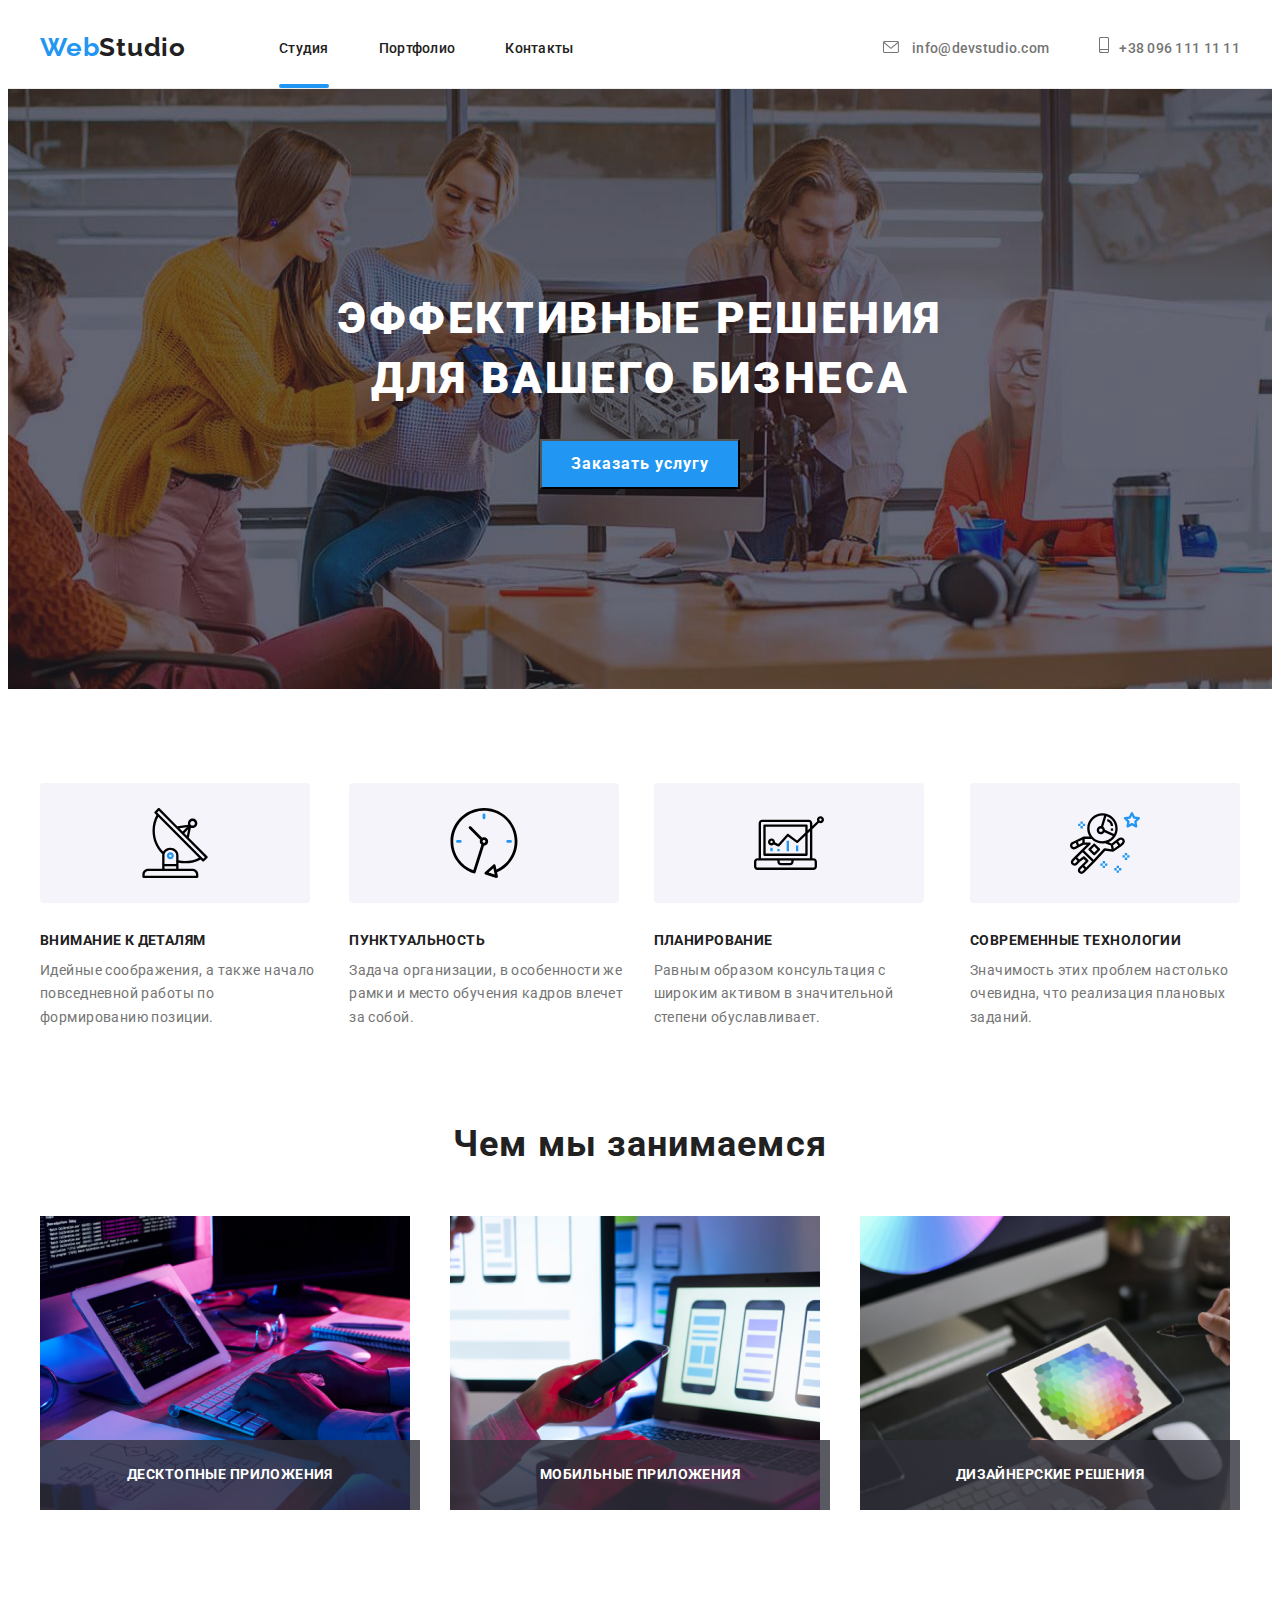
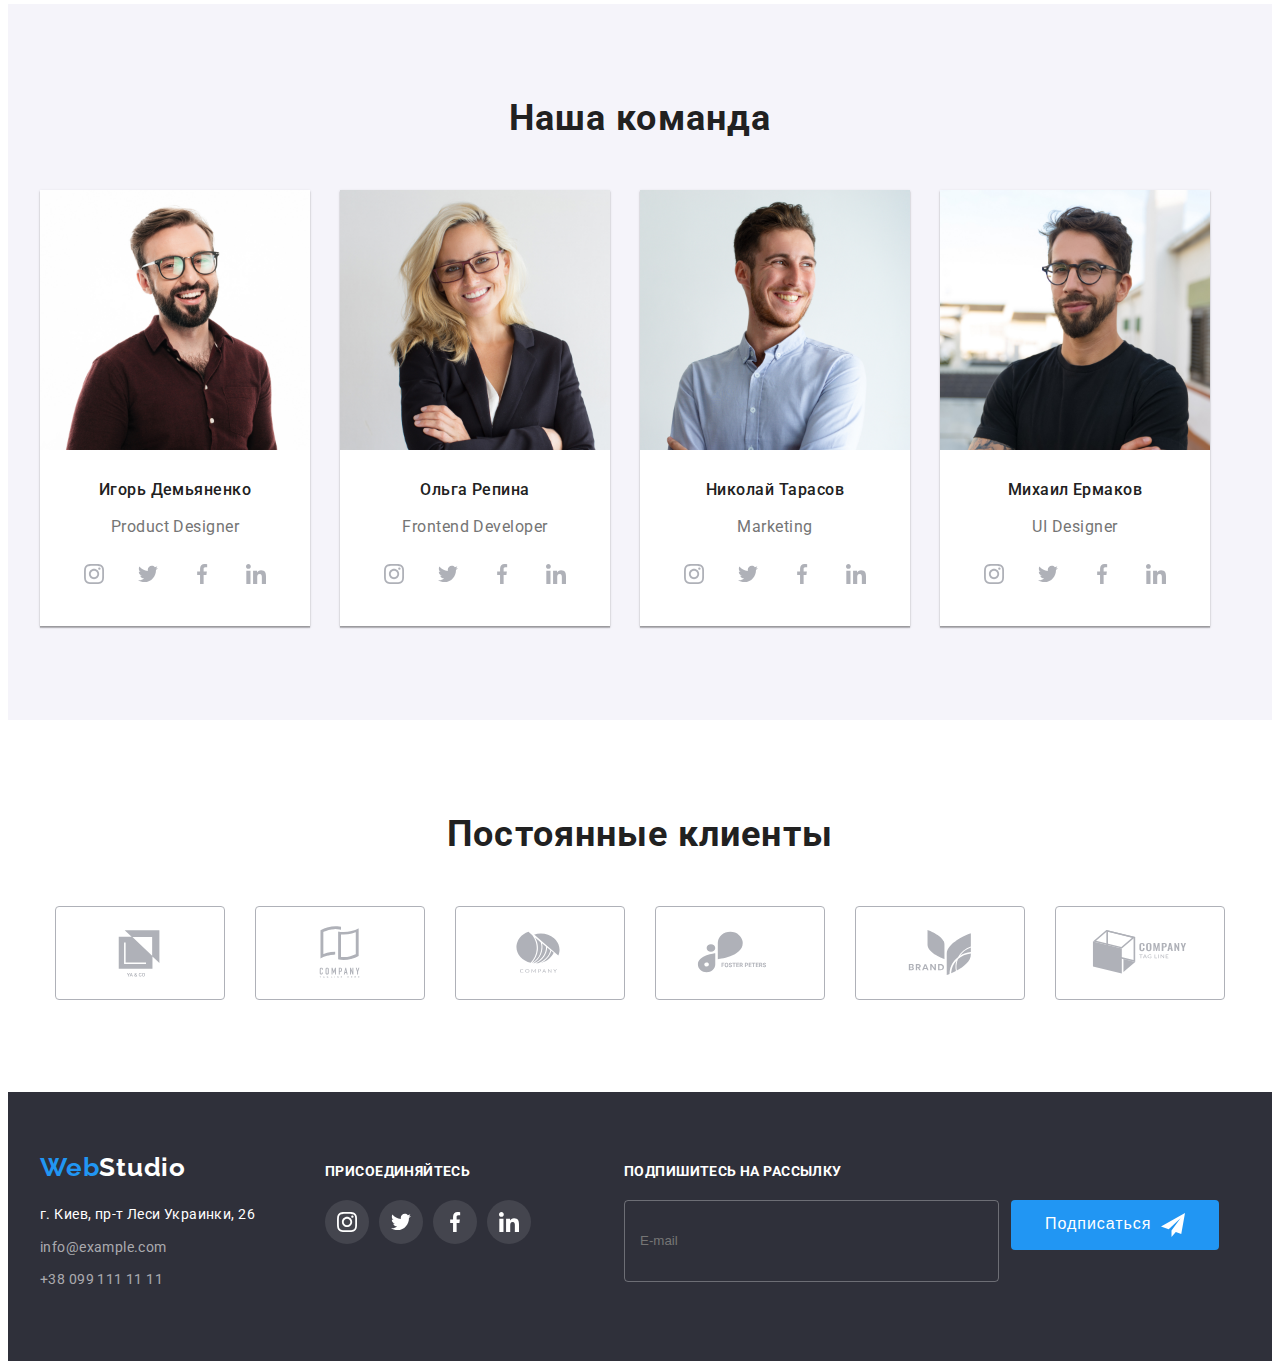
<file: index.html>
<!DOCTYPE html>
<html lang="en">
<head>
    <meta charset="UTF-8">
    <meta http-equiv="X-UA-Compatible" content="IE=edge">
    <meta name="viewport" content="width=device-width, initial-scale=1.0">
    <title>Document</title>
    <link rel="preconnect" href="https://fonts.googleapis.com">
    <link rel="preconnect" href="https://fonts.gstatic.com" crossorigin>
    <link href="https://fonts.googleapis.com/css2?family=Raleway:wght@700&family=Roboto:wght@400;500;700;900&display=swap" rel="stylesheet">
    <link rel="stylesheet" href="https://cdnjs.cloudflare.com/ajax/libs/modern-normalize/1.1.0/modern-normalize.min.css" integrity="sha512-wpPYUAdjBVSE4KJnH1VR1HeZfpl1ub8YT/NKx4PuQ5NmX2tKuGu6U/JRp5y+Y8XG2tV+wKQpNHVUX03MfMFn9Q==" crossorigin="anonymous" referrerpolicy="no-referrer" />
    <link rel="stylesheet" href="./css/style.css">
</head>
<body>
    <!--Шапка-->
    <header class="header">
        <div class="container header-container">
        <nav class="header-nav">
            <a href="./index.html" class="logo header-logo link">
               <span class="web">Web</span>Studio</a> 
            <ul class="list menu-list">
                <li class="menu-item"><a class="menu-link link current" href="">Студия</a></li>
                <li class="menu-item"><a class="menu-link link" href="./portfolio.html">Портфолио</a></li>
                <li class="menu-item"><a class="menu-link link" href="">Контакты</a></li>
            </ul>
        </nav>
            <ul class="list menu-list header-connect">
                <li class="menu-item">
                    <a class="header-site link" href="info@devstudio.com">
                        <svg class="contact-icon" width="16" height="12">
                            <use href="./images/sprite.svg#icon-envelopehover"></use>
                        </svg> info@devstudio.com
                    </a>
                </li>
                <li class="menu-item">
                    <a class="header-tel link" href="tel:+380961111111">
                        <svg class="contact-icon" width="10" height="16">
                            <use href="./images/sprite.svg#icon-smartphone"></use>
                        </svg>+38 096 111 11 11
                    </a>
                </li>
            </ul>   
        </div>
    </header>
    <main>
    <!--Заголовок-->
        <section class="hero">
        <div class="container">
            <h1 class="hero-title">Эффективные решения <br> для вашего бизнеса</h1>
            <button class="button hero-btn" data-modal-open type="button">Заказать услугу</button>
        </div>
        </section>
    <!--Описание чем занимаемся-->
    <section class="about">
        <div class="container">
        <ul class="about-list list">
            <li class="about-item">
                <div class="about-icon">
                    <svg class="about-icons" width="70" height="70">
                        <use
                            href="./images/sprite.svg#icon-antenna">
                        </use>
                    </svg>
                    </div>
                <h3 class="third-title">Внимание к деталям</h3>
                <p class="about-text">Идейные соображения, а также начало повседневной работы по формированию позиции.</p>
            </li>
            <li class="about-item">
                <div class="about-icon">
                    <svg class="about-icons" width="70" height="70">
                        <use
                            href="./images/sprite.svg#icon-clock">
                        </use>
                    </svg>
                    </div>
                <h3 class="third-title">Пунктуальность</h3>
                <p class="about-text">Задача организации, в особенности же рамки и место обучения кадров влечет за собой.</p>
            </li>
            <li class="about-item">
                <div class="about-icon">
                    <svg class="about-icons" width="70" height="70">
                        <use
                            href="./images/sprite.svg#icon-diagram">
                        </use>
                    </svg>
                    </div>
                <h3 class="third-title">Планирование</h3>
                <p class="about-text">Равным образом консультация с широким активом в значительной степени обуславливает.</p>
            </li>
            <li class="about-item">
                <div class="about-icon">
                    <svg class="about-icons" width="70" height="70">
                        <use
                            href="./images/sprite.svg#icon-astronaut">
                        </use>
                    </svg>
                    </div>
                <h3 class="third-title">Современные технологии</h3>
                <p class="about-text">Значимость этих проблем настолько очевидна, что реализация плановых заданий.</p>
            </li>
        </ul>
        </div>
    </section>
    <!--Фото чем занимаемся-->
    <section class="work-foto list">
        <div class="container">
        <h2 class="title">Чем мы занимаемся</h2>
        <ul class="title-list list">
            <li class="title-item">
                <div class="title-text-wrap">
                <img src="./images/img.png" alt="верстка" width="370"/>
                    <p class="title-text">Десктопные приложения</p>
                </div>
            </li>
            <li class="title-item">
                <div class="title-text-wrap">
                <img src="./images/img-1.png" alt="Телефон" width="370"/>
                    <p class="title-text">Мобильные приложения</p>
             </div>
            </li>
            <li class="title-item">
                <div class="title-text-wrap">
                <img src="./images/img-2.png" alt="Палітра" width="370"/>
                    <p class="title-text">Дизайнерские решения</p>
                </div>
            </li>
        </ul>
        </div>
    </section>
    <!--Наша команда-->
    <section class="section-command list">
        <div class="container">
        <h2 class="title-command">Наша команда</h2>
        <ul class="title-list-command list">
            <li class="command-item">
                <img src="./images/foto-Igor.jpg" alt="Igor" width="270"/>
                <div class="command-item-desciption">
                <h3 class="name">Игорь Демьяненко</h3>
                <p class="speciality">Product Designer</p>
                <ul class="command-social list social-list">
                    <li class="social-item">
                        <a href="" class="social-link">
                            <svg class="social-icon" width="20" height="20">
                                <use
                                    href="./images/sprite.svg#icon-instagram">
                                </use>
                            </svg>
                        </a>
                    </li>
                    <li class="social-item">
                        <a href="" class="social-link">
                            <svg class="social-icon" width="20" height="20">
                                <use
                                    href="./images/sprite.svg#icon-twitter">
                                </use>
                            </svg>
                        </a>
                    </li>
                    <li class="social-item">
                        <a href="" class="social-link">
                            <svg class="social-icon" width="20" height="20">
                                <use
                                    href="./images/sprite.svg#icon-facebook">
                                </use>
                            </svg>
                        </a>
                    </li>
                    <li class="social-item">
                        <a href="" class="social-link">
                            <svg class="social-icon" width="20" height="20">
                                <use
                                    href="./images/sprite.svg#icon-linkedin">
                                </use>
                            </svg>
                        </a>
                    </li>
                </ul>
                </div>
            </li>
            <li class="command-item">
                <img src="./images/foto-Olga.jpg" alt="Olga" width="270"/>
                <div class="command-item-desciption">
                <h3 class="name">Ольга Репина</h3>
                <p class="speciality">Frontend Developer</p>
                <ul class="command-social list social-list">
                    <li class="social-item">
                        <a href="" class="social-link">
                            <svg class="social-icon" width="20" height="20">
                                <use
                                    href="./images/sprite.svg#icon-instagram">
                                </use>
                            </svg>
                        </a>
                    </li>
                    <li class="social-item">
                        <a href="" class="social-link">
                            <svg class="social-icon" width="20" height="20">
                                <use
                                    href="./images/sprite.svg#icon-twitter">
                                </use>
                            </svg>
                        </a>
                    </li>
                    <li class="social-item">
                        <a href="" class="social-link">
                            <svg class="social-icon" width="20" height="20">
                                <use
                                    href="./images/sprite.svg#icon-facebook">
                                </use>
                            </svg>
                        </a>
                    </li>
                    <li class="social-item">
                        <a href="" class="social-link">
                            <svg class="social-icon" width="20" height="20">
                                <use
                                    href="./images/sprite.svg#icon-linkedin">
                                </use>
                            </svg>
                        </a>
                    </li>
                </ul>
                </div>
            </li>
            <li class="command-item">
                <img src="./images/foto-Nikolai.jpg" alt="Nikolai" width="270"/>
                <div class="command-item-desciption">
                <h3 class="name">Николай Тарасов</h3>
                <p class="speciality">Marketing</p>
                <ul class="command-social list social-list">
                    <li class="social-item">
                        <a href="" class="social-link">
                            <svg class="social-icon" width="20" height="20">
                                <use
                                    href="./images/sprite.svg#icon-instagram">
                                </use>
                            </svg>
                        </a>
                    </li>
                    <li class="social-item">
                        <a href="" class="social-link">
                            <svg class="social-icon" width="20" height="20">
                                <use
                                    href="./images/sprite.svg#icon-twitter">
                                </use>
                            </svg>
                        </a>
                    </li>
                    <li class="social-item">
                        <a href="" class="social-link">
                            <svg class="social-icon" width="20" height="20">
                                <use
                                    href="./images/sprite.svg#icon-facebook">
                                </use>
                            </svg>
                        </a>
                    </li>
                    <li class="social-item">
                        <a href="" class="social-link">
                            <svg class="social-icon" width="20" height="20">
                                <use
                                    href="./images/sprite.svg#icon-linkedin">
                                </use>
                            </svg>
                        </a>
                    </li>
                </ul>
                </div>
            </li>
            <li class="command-item">
                <img src="./images/foto-Mikhail.jpg" alt="Mikhail" width="270"/>
                <div class="command-item-desciption">
                <h3 class="name">Михаил Ермаков</h3>
                <p class="speciality">UI Designer</p>
                <ul class="command-social list social-list">
                    <li class="social-item">
                        <a href="" class="social-link">
                            <svg class="social-icon" width="20" height="20">
                                <use
                                    href="./images/sprite.svg#icon-instagram">
                                </use>
                            </svg>
                        </a>
                    </li>
                    <li class="social-item">
                        <a href="" class="social-link">
                            <svg class="social-icon" width="20" height="20">
                                <use
                                    href="./images/sprite.svg#icon-twitter">
                                </use>
                            </svg>
                        </a>
                    </li>
                    <li class="social-item">
                        <a href="" class="social-link">
                            <svg class="social-icon" width="20" height="20">
                                <use
                                    href="./images/sprite.svg#icon-facebook">
                                </use>
                            </svg>
                        </a>
                    </li>
                    <li class="social-item">
                        <a href="" class="social-link">
                            <svg class="social-icon" width="20" height="20">
                                <use
                                    href="./images/sprite.svg#icon-linkedin">
                                </use>
                            </svg>
                        </a>
                    </li>
                </ul>
                </div>
            </li>
        </ul>
        </div>
    </section>
    <!--Наши клиенты-->
    <section class="clients">
        <div class="container">
            <h2 class="title-clients">Постоянные клиенты</h2>
            <div class="clients-about">
            <ul class="clients-list list">
                <li class="clients-item">
                    <a href="" class="clients-link">
                        <svg class="clients-icon" width="106" height="60">
                            <use href="./images/sprite.svg#icon-logo"></use>
                        </svg>
                    </a>
                </li>
            </ul>
            <ul class="clients-list list">
                <li class="clients-item">
                    <a href="" class="clients-link">
                        <svg class="clients-icon" width="106" height="60">
                            <use href="./images/sprite.svg#icon-logo1"></use>
                        </svg>
                    </a>
                </li>
            </ul>
            <ul class="clients-list list">
                <li class="clients-item">
                    <a href="" class="clients-link">
                        <svg class="clients-icon" width="106" height="60">
                            <use href="./images/sprite.svg#icon-logo2"></use>
                        </svg>
                    </a>
                </li>
            </ul>
            <ul class="clients-list list">
                <li class="clients-item">
                    <a href="" class="clients-link">
                        <svg class="clients-icon" width="106" height="60">
                            <use href="./images/sprite.svg#icon-logo3"></use>
                        </svg>
                    </a>
                </li>
            </ul>
            <ul class="clients-list list">
                <li class="clients-item">
                    <a href="" class="clients-link">
                        <svg class="clients-icon" width="106" height="60">
                            <use href="./images/sprite.svg#icon-logo4"></use>
                        </svg>
                    </a>
                </li>
            </ul>
            <ul class="clients-list list">
                <li class="clients-item">
                    <a href="" class="clients-link">
                        <svg class="clients-icon" width="106" height="60">
                            <use href="./images/sprite.svg#icon-logo5"></use>
                        </svg>
                    </a>
                </li>
            </ul>   
        </div>
    </section>
    </main> 
    <footer class="footer-class">
<div class="container">
    <div class="footer-container">
        <div class="footer-left">
        <a href="./index.html" class="logo logo-footer link">
        <span class="web">Web</span>Studio</a> 
        <address class="footer-address">г. Киев, пр-т Леси Украинки, 26</address>
        <ul class="footer-list list">
            <li class="footer-item"> <a class="footer-header-site link" href="info@example.com">info@example.com</a></li>
            <li class="footer-item"> <a class="footer-header-tel link" href=" +380991111111"> +38 099 111 11 11</a></li>
        </ul>
        </div>
        <div class="footer-right">
            <h2 class="title-footer-right">присоединяйтесь</h2>
            <ul class="command-social list footer-social-list">
                <li class="footer-social-item">
                    <a href="" class="footer-social-link">
                        <svg class="-footer-social-icon" width="20" height="20">
                            <use
                                href="./images/sprite.svg#icon-instagram-footer">
                            </use>
                        </svg>
                    </a>
                </li>
                <li class="footer-social-item">
                    <a href="" class="footer-social-link">
                        <svg class="footer-social-icon" width="20" height="20">
                            <use
                                href="./images/sprite.svg#icon-twitter-footer">
                            </use>
                        </svg>
                    </a>
                </li>
                <li class="footer-social-item">
                    <a href="" class="footer-social-link">
                        <svg class="footer-social-icon" width="20" height="20">
                            <use
                                href="./images/sprite.svg#icon-facebook-footer">
                            </use>
                        </svg>
                    </a>
                </li>
                <li class="footer-social-item">
                    <a href="" class="footer-social-link">
                        <svg class="footer-social-icon" width="20" height="20">
                            <use
                                href="./images/sprite.svg#icon-linkedin-footer">
                            </use>
                        </svg>
                    </a>
                </li>
            </ul>
        </div>
       
    <div class="subscribe-footer">
        <h2 class="subscribe-tittle">Подпишитесь на рассылку</h2>
        <div class="subscribe-footer-block">
            <form class="subscribe-form" name="e-mail">
            
                <label class="subscribe-label" for="e-mail">
                    <input class="subscribe-input" type="e-mail" name="e-mail" placeholder="E-mail">
                </label>
            
            </form>
            <button type="submit" class="subscribe-button">Подписаться
                <svg class="subscribe-icon" width="24" height="24">
                    <use href="./images/sprite.svg#icon-icon-send"></use>
                </svg>
            </button>
        </div>
    </div>
    </div> 
</div>

</footer>
    <div class="backdrop is-hidden" data-modal>
        <div class="modal">
            <button type="button" class="modal-btn" data-modal-close>
                <svg class="modal-close-icon" width="18" height="18">
                    <use
                        href="./images/sprite.svg#icon-close">
                    </use>
                </svg>
            </button>

    <form action="#" class="modal-form">
        <p class="modal-form-head">Оставьте свои данные, мы вам перезвоним</p>
        <label class="modal-form-field">Имя
            <span class="modal-form-wraper">
                <input type="text" class="modal-form-input" name="user-name"/>
                <svg class="modal-icon" width="18" height="18">
                            <use
                                href="./images/sprite.svg#icon-person-black">
                            </use>
                        </svg>
            </span>
        </label>

        <label class="modal-form-field">Телефон
            <span class="modal-form-wraper">
            <input type="tel" class="modal-form-input" name="user-tel"/>
                <svg class="modal-icon" width="18" height="18">
                            <use
                                href="./images/sprite.svg#icon-phone-black">
                            </use>
                        </svg>
            </span>
        </label>

        <label class="modal-form-field">Почта
            <span class="modal-form-wraper">
            <input type="mail" class="modal-form-input" name="user-mail"/>
                <svg class="modal-icon" width="18" height="18">
                            <use
                                href="./images/sprite.svg#icon-email-black">
                            </use>
                        </svg>
            </span>
        </label>

        <label class="modal-form-field">Комментарий
            <textarea 
                class="modal-form-message" 
                name="user-message"
                placeholder="Введите текст"
            ></textarea>    
        </label>
        <input type="checkbox" id="accept-policy" class="modal-form-checkbox visually-hidden"/>
        <label for="accept-policy" class="modal-form-checkbox-label">Соглашаюсь с рассылкой и принимаю&nbsp;<a href="#" class="modal-form-checkbox-label-one">Условия договора</a></label>

        <button type="submit" class="modal-form-button">Отправить</button>
    </form>
        </div>
    </div>
</body>
<script src="./js/modal.js"></script>
</html>
</file>
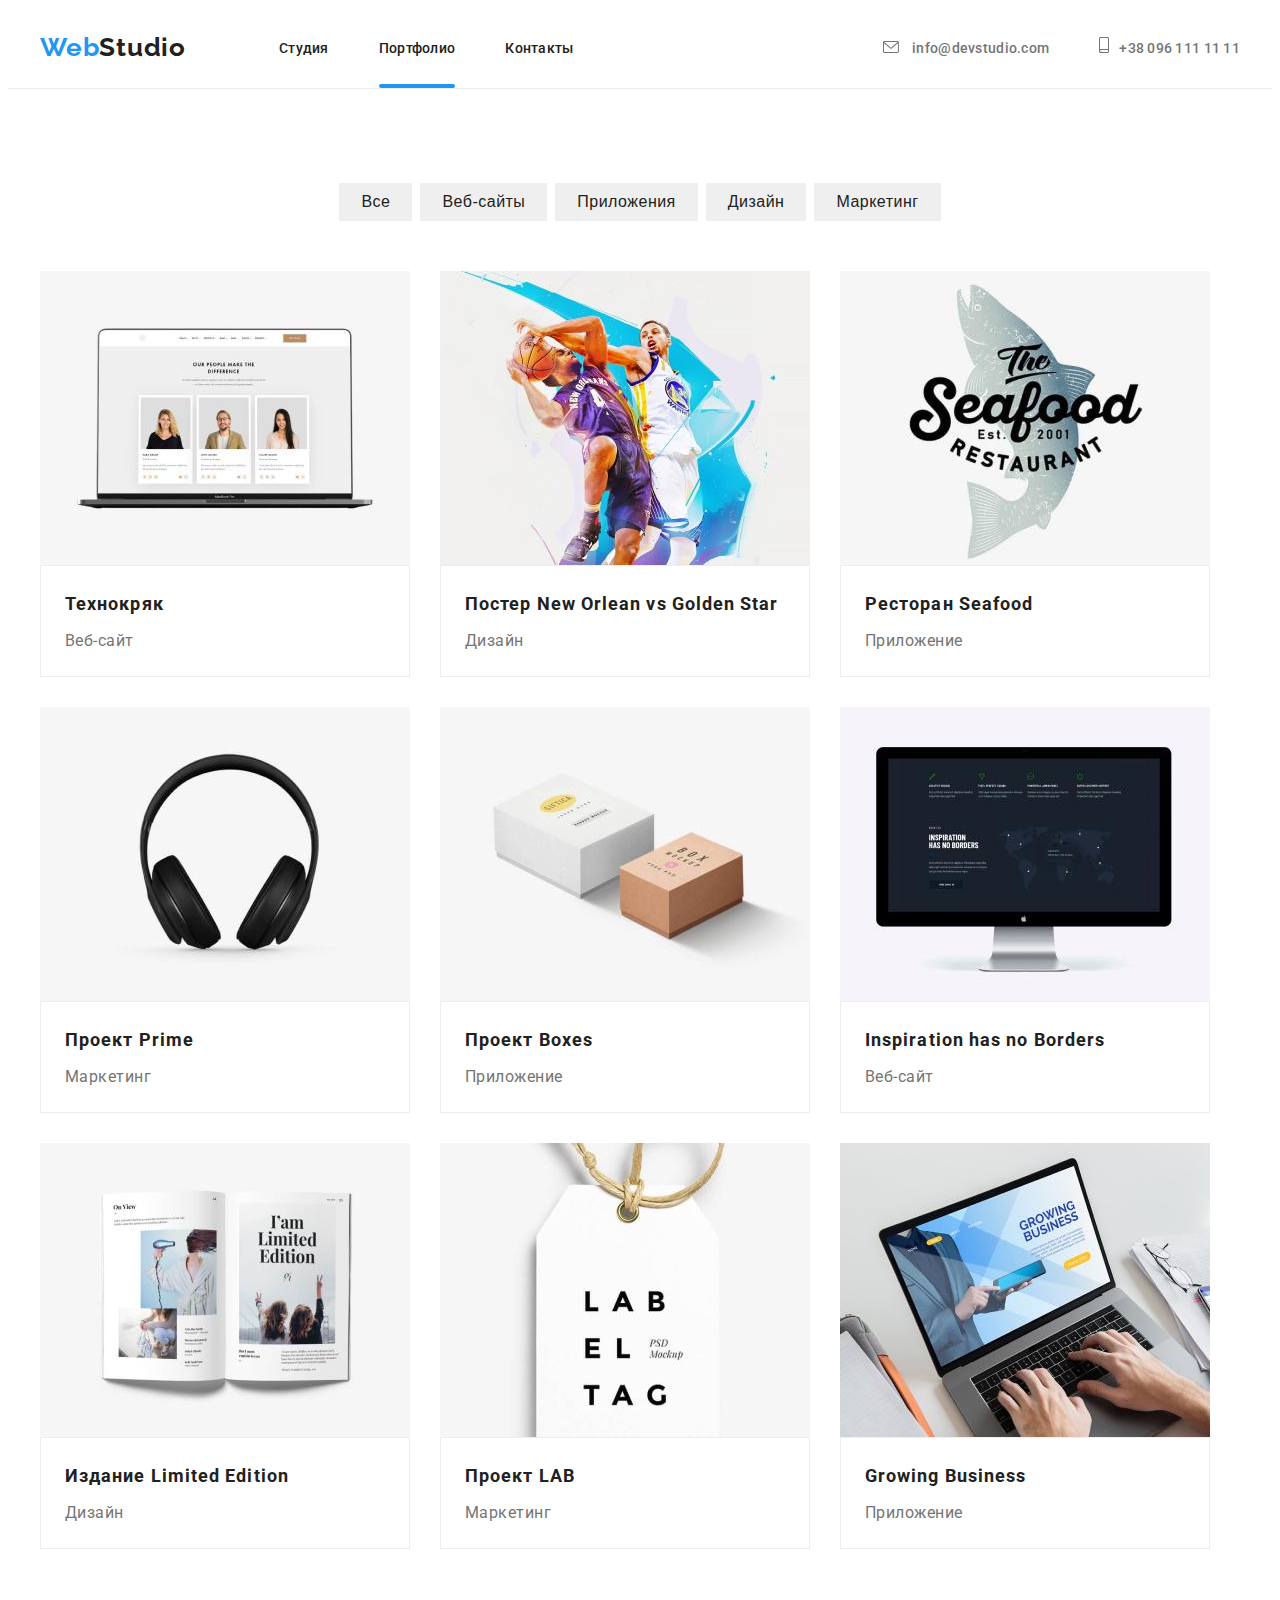
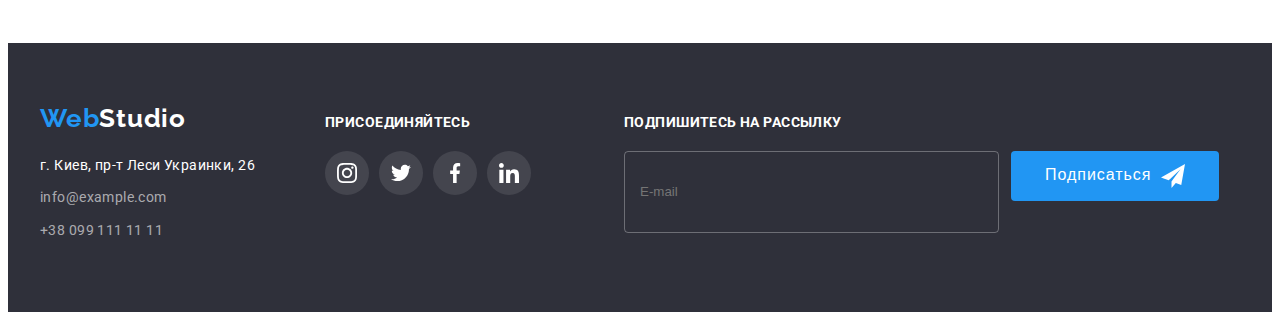
<file: portfolio.html>
<!DOCTYPE html>
<html lang="en">
<head>
    <meta charset="UTF-8">
    <meta http-equiv="X-UA-Compatible" content="IE=edge">
    <meta name="viewport" content="width=device-width, initial-scale=1.0">
    <title>Document</title>
    <link rel="preconnect" href="https://fonts.googleapis.com">
    <link rel="preconnect" href="https://fonts.gstatic.com" crossorigin>
    <link href="https://fonts.googleapis.com/css2?family=Raleway:wght@700&family=Roboto:wght@400;500;700;900&display=swap" rel="stylesheet">
    <link rel="stylesheet" href="https://cdnjs.cloudflare.com/ajax/libs/modern-normalize/1.1.0/modern-normalize.min.css" integrity="sha512-wpPYUAdjBVSE4KJnH1VR1HeZfpl1ub8YT/NKx4PuQ5NmX2tKuGu6U/JRp5y+Y8XG2tV+wKQpNHVUX03MfMFn9Q==" crossorigin="anonymous" referrerpolicy="no-referrer" />
    <link rel="stylesheet" href="./css/style.css">
</head>
<body>
    <header class="header">
        <div class="container header-container">
        <nav class="header-nav">
        <a href="./index.html" class="logo header-logo link">
            <span class="web">Web</span>Studio</a>
            <ul class="list menu-list">
                <li class="menu-item"><a class="menu-link link" href="./index.html">Студия</a></li>
                <li class="menu-item"><a class="menu-link link current" href="Портфолио">Портфолио</a></li>
                <li class="menu-item"><a class="menu-link link" href="">Контакты</a></li>
            </ul>
            </nav>
        <ul class="list menu-list header-connect">
            <ul class="list menu-list header-connect">
                <li class="menu-item">
                    <a class="header-site link" href="info@devstudio.com">
                        <svg class="contact-icon" width="16" height="12">
                            <use href="./images/sprite.svg#icon-envelopehover"></use>
                        </svg> info@devstudio.com
                    </a>
                </li>
                <li class="menu-item">
                    <a class="header-tel link" href="tel:+380961111111">
                        <svg class="contact-icon" width="10" height="16">
                            <use href="./images/sprite.svg#icon-smartphone"></use>
                        </svg>+38 096 111 11 11
                    </a>
                </li>
            </ul>     
        </ul>
        </div>
    </header>
    <section class="visually">
        <div class="container">
        <h1 hidden class="visually-portfolio">Портфолио</h1> 
        <ul class="visually-list list">
            <li class="visually-item"><button type="button" class="visually-btn">Все</button></li>
            <li class="visually-item"><button type="button" class="visually-btn">Веб-сайты</button></li>
            <li class="visually-item"><button type="button" class="visually-btn">Приложения</button></li>
            <li class="visually-item"><button type="button" class="visually-btn">Дизайн</button></li>
            <li class="visually-item"><button type="button" class="visually-btn">Маркетинг</button></li>
        </ul>
        <ul class="hidden-list list">
            <li class="hiden-item">
            <div class="hiden-item-wrap">
                <a href="" class="hiden-link link">
                <img src="./images/portfolio/website.jpg" alt="вебсайт" width="370">
                <p class="hiden-picture-text">Технокряк это современная площадка распространения коронавируса. Компании используют эту платформу для цифрового шпионажа и атак на защищённые сервера конкурентов.</p>
            </div>
                <div class="hiden-about">
                <h3 class="hidden-lines">Технокряк</h3>
                <p class="hidden-text">Веб-сайт</p>
            </div>
                </a>
            </li>   
            <li class="hiden-item">
                <div class="hiden-item-wrap">
                <a href="" class="hiden-link link">
                <img src="./images/portfolio/neworlean.jpg" alt="постер" width="370">
                <p class="hiden-picture-text">Технокряк это современная площадка распространения коронавируса. Компании используют эту платформу для цифрового шпионажа и атак на защищённые сервера конкурентов.</p>
            </div>
                <div class="hiden-about">
                <h3 class="hidden-lines">Постер <span lang="en">New Orlean vs Golden Star</span> </h3>
                <p class="hidden-text">Дизайн</p>
            </div>
                </a>
            </li>
            <li class="hiden-item">
                <div class="hiden-item-wrap">
                <a href="" class="hiden-link link">
                <img src="./images/portfolio/seafood.jpg" alt="ресторан" width="370">
                <p class="hiden-picture-text">Технокряк это современная площадка распространения коронавируса. Компании используют эту платформу для цифрового шпионажа и атак на защищённые сервера конкурентов.</p>
            </div>
                <div class="hiden-about">
                <h3 class="hidden-lines">Ресторан <span lang="en">Seafood</span> </h3>
                <p class="hidden-text">Приложение</p>
            </div>
                </a>
            </li>
            <li class="hiden-item">
                <div class="hiden-item-wrap">
                <a href="" class="hiden-link link">
                <img src="./images/portfolio/prime.jpg" alt="наушники" width="370">
                <p class="hiden-picture-text">Технокряк это современная площадка распространения коронавируса. Компании используют эту платформу для цифрового шпионажа и атак на защищённые сервера конкурентов.</p>
            </div>
                <div class="hiden-about">
                <h3 class="hidden-lines">Проект <span lang="en">Prime</span> </h3>
                <p class="hidden-text">Маркетинг</p>
            </div>
                </a>
            </li>
            <li class="hiden-item">
                <div class="hiden-item-wrap">
                <a href="" class="hiden-link link">
                <img src="./images/portfolio/boxes.jpg" alt="бокси" width="370">
                <p class="hiden-picture-text">Технокряк это современная площадка распространения коронавируса. Компании используют эту платформу для цифрового шпионажа и атак на защищённые сервера конкурентов.</p>
            </div>
                <div class="hiden-about">
                <h3 class="hidden-lines">Проект <span lang="en">Boxes</span> </h3>
                <p class="hidden-text">Приложение</p>
            </div>
                </a>
            </li>
            <li class="hiden-item">
                <div class="hiden-item-wrap">
                <a href="" class="hiden-link link">
                <img src="./images/portfolio/bordes.jpg" alt="сайт" width="370">
                <p class="hiden-picture-text">Технокряк это современная площадка распространения коронавируса. Компании используют эту платформу для цифрового шпионажа и атак на защищённые сервера конкурентов.</p>
            </div>
                <div class="hiden-about">
                <h3 class="hidden-lines">Inspiration has no Borders</h3>
                <p class="hidden-text">Веб-сайт</p>
            </div>
                </a>
            </li>
            <li class="hiden-item">
                <div class="hiden-item-wrap">
                <a href="" class="hiden-link link">
                <img src="./images/portfolio/edition.jpg" alt="книга" width="370">
                <p class="hiden-picture-text">Технокряк это современная площадка распространения коронавируса. Компании используют эту платформу для цифрового шпионажа и атак на защищённые сервера конкурентов.</p>
            </div>
                <div class="hiden-about">
                <h3 class="hidden-lines">Издание Limited Edition</h3>
                <p class="hidden-text">Дизайн</p>
            </div>
                </a>
            </li>
            <li class="hiden-item">
                <div class="hiden-item-wrap">
                <a href="" class="hiden-link link">
                <img src="./images/portfolio/lab.jpg" alt="лейбл" width="370">
                <p class="hiden-picture-text">Технокряк это современная площадка распространения коронавируса. Компании используют эту платформу для цифрового шпионажа и атак на защищённые сервера конкурентов.</p>
            </div>
                <div class="hiden-about">
                <h3 class="hidden-lines">Проект LAB</h3>
                <p class="hidden-text">Маркетинг</p>
            </div>
                </a>
            </li>
            <li class="hiden-item">
                <div class="hiden-item-wrap">
                <a href="" class="hiden-link link">
                <img src="./images/portfolio/business.jpg" alt="ноутбук" width="370">
                <p class="hiden-picture-text">Технокряк это современная площадка распространения коронавируса. Компании используют эту платформу для цифрового шпионажа и атак на защищённые сервера конкурентов.</p>
            </div>
                <div class="hiden-about">
                <h3 class="hidden-lines">Growing Business</h3>
                <p class="hidden-text">Приложение</p>
            </div>
                </a>
            </li>
        </ul>
        </div>
    </section>
    <footer class="footer-class">
        <div class="container">
            <div class="footer-container">
                <div class="footer-left">
                <a href="./index.html" class="logo logo-footer link">
                <span class="web">Web</span>Studio</a> 
                <address class="footer-address">г. Киев, пр-т Леси Украинки, 26</address>
                <ul class="footer-list list">
                    <li class="footer-item"> <a class="footer-header-site link" href="info@example.com">info@example.com</a></li>
                    <li class="footer-item"> <a class="footer-header-tel link" href=" +380991111111"> +38 099 111 11 11</a></li>
                </ul>
                </div>
                <div class="footer-right">
                    <h2 class="title-footer-right">присоединяйтесь</h2>
                    <ul class="command-social list footer-social-list">
                        <li class="footer-social-item">
                            <a href="" class="footer-social-link">
                                <svg class="-footer-social-icon" width="20" height="20">
                                    <use
                                        href="./images/sprite.svg#icon-instagram-footer">
                                    </use>
                                </svg>
                            </a>
                        </li>
                        <li class="footer-social-item">
                            <a href="" class="footer-social-link">
                                <svg class="footer-social-icon" width="20" height="20">
                                    <use
                                        href="./images/sprite.svg#icon-twitter-footer">
                                    </use>
                                </svg>
                            </a>
                        </li>
                        <li class="footer-social-item">
                            <a href="" class="footer-social-link">
                                <svg class="footer-social-icon" width="20" height="20">
                                    <use
                                        href="./images/sprite.svg#icon-facebook-footer">
                                    </use>
                                </svg>
                            </a>
                        </li>
                        <li class="footer-social-item">
                            <a href="" class="footer-social-link">
                                <svg class="footer-social-icon" width="20" height="20">
                                    <use
                                        href="./images/sprite.svg#icon-linkedin-footer">
                                    </use>
                                </svg>
                            </a>
                        </li>
                    </ul>
                </div>
                <div class="subscribe-footer">
                    <h2 class="subscribe-tittle">Подпишитесь на рассылку</h2>
                    <div class="subscribe-footer-block">
                        <form class="subscribe-form" name="e-mail">
                        
                            <label class="subscribe-label" for="e-mail">
                                <input class="subscribe-input" type="e-mail" name="e-mail" placeholder="E-mail">
                            </label>
                        
                        </form>
                        <button type="submit" class="subscribe-button">Подписаться
                            <svg class="subscribe-icon" width="24" height="24">
                                <use href="./images/sprite.svg#icon-icon-send"></use>
                            </svg>
                        </button>
                    </div>
                </div>
            </div>    
        </div>
    </footer>
</body>
</html>
</file>
<file: css/style.css>
:root{
    --primery-text-color: #212121;
    --second-text-color: #757575;
    --primary-title-color: #ffffff;
    --secondary-title-color: #212121;
    --accent-color: #2196F3;
}

p, h1, h2, h3, h4, h5, h6{
    margin: 0;
}

ul{
    margin: 0;
    padding: 0;
}

button{
    cursor: pointer;
}

img{
    display: block;
}

body{
    font-family: 'Roboto', sans-serif;
}

.container{
    width: 1200px;
    padding-left: 15px;
    padding-right: 15px;
    margin: 0 auto;
}

.visually-hidden{
    position: absolute;
    white-space: nowrap;
    width: 1px;
    height: 1px;
    overflow: hidden;
    border: 0;
    padding: 0;
    clip: rect(0 0 0 0);
    clip-path: inset(50%);
    margin: -1px;
}

.list{
    list-style: none;
}

.link{
    text-decoration: none;
}

/*----------header----------*/

.header{
    padding-top: 24px;
    padding-bottom: 25px;
    border-bottom: 1px solid #ECECEC;
}

.header-container{
    display: flex;
}

.logo{
    font-family: Raleway;
    font-weight: 700;
    font-size: 26px;
    line-height: 1.19;
    letter-spacing: 0.03em;
    color: var(--primery-text-color);
}

.web{
    color: var(--accent-color)
}

.menu-list{
    display: flex;
}

.menu-item:not(:last-child){
    margin-right: 50px;
}

.header-logo{
    margin-right: 93px;
}

.header-nav{
    display: flex;
    align-items: center;
}

.menu-link{
    font-weight: 500;
    font-size: 14px;
    line-height: 1.14;
    letter-spacing: 0.02em;
    color: var(--primery-text-color);
    transition: color 250ms cubic-bezier(0.4, 0, 0.2, 1);
    position: relative;
}

.menu-link.current::after{
    content: '';
    width: 100%;
    position: absolute;
    height: 4px;
    border-radius: 2px;
    display: block;
    bottom: -32px;
    background-color: var(--accent-color);
}

.menu-link:hover, .menu-link:focus{
    color: var(--accent-color);
}

.header-connect{
    margin-left: auto;
    align-items: center;
}

.header-site{
    font-weight: 500;
    font-size: 14px;
    line-height: 1.14;
    letter-spacing: 0.02em;
    color: var(--second-text-color);
    transition: color 250ms cubic-bezier(0.4, 0, 0.2, 1);
}

.contact-icon{
    fill: currentColor;
    margin-right: 10px;
    justify-content: center;
}

.header-site:hover, .header-site:focus{
    color: var(--accent-color);
}

.header-tel{
    font-weight: 500;
    font-size: 14px;
    line-height: 1.14;
    letter-spacing: 0.02em;
    color: var(--second-text-color);
    transition: color 250ms cubic-bezier(0.4, 0, 0.2, 1);
}

.header-tel:hover, .header-tel:focus{
    color: var(--accent-color);
}


/*----------hero----------*/

.hero{
    padding-top: 200px;
    padding-bottom: 200px;
    background-color: var(--primery-text-color);
    background-image: linear-gradient(
        rgba(47, 48, 58, 0.4), 
        rgba(47, 48, 58, 0.4) ), url(../images/hero-bg.jpg);
    background-repeat: no-repeat;
    background-size: cover;
    background-position: center;
}
.hero-title{
    margin: 0 auto;
    max-width: 696;
    margin-bottom: 30px;
    font-weight: 900;
    font-size: 44px;
    line-height: 1.36;
    letter-spacing: 0.06em;
    text-align: center;
    text-transform: uppercase;
    color: var(--primary-title-color)
}

.hero-btn{
    display: block;
    margin: 0 auto;
    background-repeat: 4px;
    margin-top: 30;
    margin-bottom: 200;
    background-color: var(--accent-color);
}


.button{
    min-width: 200px;
    height: 50px;
    cursor: pointer;
    font-family: inherit;
    font-weight: bold;
    font-size: 16px;
    line-height: 1.87;
    letter-spacing: 0.06em;
    color: var(--primary-title-color)
}



/*----------Описание чем занимаемся----------*/

.about{
    padding-top: 94px;
    padding-bottom: 94px;
}
.third-title{
    max-width: 270px;
    font-weight: 700;
    font-size: 14px;
    line-height: 1.14;
    letter-spacing: 0.03em;
    text-transform: uppercase;
    color: var(--primery-text-color)
}

.about-list{
    display: flex;
    margin-left: -30px;
}

.about-item{
    flex-basis: calc(100% / 4 - 30);
    margin-left: 30px;
}

.about-text{
    margin-top: 10px;
    min-width: 270px;
    font-size: 14px;
    line-height: 1.71;
    letter-spacing: 0.03em;
    color: var(--second-text-color)
}

.about-icon{
    display: flex;
    align-items: center;
    justify-content: center;
    width: 270px;
    height: 120px;
    margin-bottom: 30px;
    border-radius: 4px;
    background-color: #F5F4FA;
}

.about-icons:last-child{
    margin-right: 0;
}

.about-icons{
    margin-right: 30px;
    justify-content: center;
    transition: fill 250ms linear;
}

.about-icons:hover, .about-icons:focus{
    fill: var(--accent-color);
}



/*----------work-foto----------*/

.work-foto{
    padding-bottom: 94px;
}
.title{
    margin-bottom: 50px;
    font-weight: 700;
    font-size: 36px;
    line-height: 1.16;
    text-align: center;
    letter-spacing: 0.03em;
    color: var(--primery-text-color)
}

.title-list{
    display: flex;
    margin-left: -30px;
}

.title-item{
    flex-basis: calc(100% / 3 - 30px);
    margin-left: 30px;
}

.title-text-wrap{
    position: relative;
}

.title-text{
    display: block;
    bottom: 0;
    padding: 0;
    padding-top: 27px;
    padding-bottom: 27px;
    width: 100%;
    text-align: center;
    font-weight: 700;
    font-size: 14px;
    line-height: 1.14;
    letter-spacing: 0.03em;
    text-transform: uppercase;
    color: var(--primary-title-color);
    position: absolute;
    background-color: rgba(47, 48, 58, 0.8);
}

/*----------section-comannd----------*/

.section-command{
    padding-top: 94px;
    padding-bottom: 94px;
    background-color: #F5F4FA;
}

.title-command{
    margin-bottom: 50px;
    font-weight: 700;
    font-size: 36px;
    line-height: 1.16;
    text-align: center;
    letter-spacing: 0.03em;
    color: var(--primery-text-color)
}

.title-list-command{
    display: flex;
    margin-left: -30px;
}

.command-item{
    flex-basis: calc(100% / 4 -30px);
    margin-left: 30px;
    background-color: var(--primary-title-color);
    box-shadow: 0px 1px 3px rgba(0, 0, 0, 0.12), 0px 1px 1px rgba(0, 0, 0, 0.14), 0px 2px 1px rgba(0, 0, 0, 0.2);
}

.name{
    font-weight: 500;
    font-size: 16px;
    line-height: 1.19;
    letter-spacing: 0.03em;
    color: var(--primery-text-color);
    margin-bottom: 10px;

}

.command-item-desciption{
    padding-top: 30px;
    padding-bottom: 30px;
    text-align: center;
}

.speciality{
    padding-top: 8px;
    margin-bottom: 16px;
    font-size: 16px;
    line-height: 1.19;
    letter-spacing: 0.03em;
    color: var(--second-text-color)
}

.social-list{
    display: flex;
    justify-content: center;
}

.social-item{
    width: 44px;
    height: 44px;
    margin-right: 10px;
}

.social-item:last-child{
    margin-right: 0;
}

.social-icon{
    fill: #AFB1B8;
    transition: fill 250ms cubic-bezier(0.4, 0, 0.2, 1);
}

.social-link{
    width: 100%;
    height: 100%;
    background-color: var(--primary-title-color);
    border-radius: 50%;
    display: flex;
    align-items: center;
    justify-content: center;
    transition: background-color 250ms cubic-bezier(0.4, 0, 0.2, 1);
}

.social-link:hover, .social-link:focus{
    background-color: var(--accent-color);
}

.social-link:hover .social-icon,
.social-link:focus .social-icon{
    fill: var(--primary-title-color);
}

/*----------наши клиенты----------*/

.clients{
    padding-top: 94px;
    padding-bottom: 94px;
}

.title-clients{
    margin-bottom: 50px;
    font-weight: 700;
    font-size: 36px;
    line-height: 1.16;
    text-align: center;
    letter-spacing: 0.03em;
    color: var(--primery-text-color);
}

.clients-list{
    width: 170px;
    height: 92px;
    margin-right: 30px;
}

.clients-list:last-child{
    margin-right: 0;
}

.clients-about{
    display: flex;
    align-items: center;
    justify-content: center;
}

.clients-item{
    
    background-position: center;
    background-repeat: no-repeat;
    border: 1px solid #AFB1B8;
    border-radius: 4px;
    height: 92px;
}

.clients-item:hover, .clients-item:focus{
    border-color: var(--accent-color);
}

.clients-link{
    width: 100%;
    height: 100%;
    display: flex;
    align-items: center;
    justify-content: center;
    transition: background-color 250ms cubic-bezier(0.4, 0, 0.2, 1);
}

.clients-icon{
    fill: #AFB1B8;
    transition: fill 250ms cubic-bezier(0.4, 0, 0.2, 1);
}

.clients-link:hover, .clients-link:focus{
    color: var(--accent-color);    
}

.clients-link:hover .clients-icon,
.clients-link:focus .clients-icon{
    fill: var(--accent-color);
}


/*----------footer-class----------*/

.footer-class{
    padding-top: 60px;
    padding-bottom: 60px;
}

.footer-class{
    background-color: #2F303A;
}

.logo-footer{
    display: block;
    margin-bottom: 20px;
    color: var(--primary-title-color);
}

.footer-address{
    margin-bottom: 9px;
    font-style: normal;
    font-size: 14px;
    line-height: 1.71;
    letter-spacing: 0.03em;
    color: var(--primary-title-color)
}

.footer-list{
    font-size: 14px;
    line-height: 1.71;
    letter-spacing: 0.03em;
    color: rgba(255, 255, 255, 0.6);  
}

.footer-header-site:hover, .footer-header-site:focus{
    color: var(--accent-color);
}

.footer-item{
    margin-bottom: 9px;
}

.footer-header-site{
    font-size: 14px;
    line-height: 1.71;
    letter-spacing: 0.03em;
    color: rgba(255, 255, 255, 0.6);
    transition: color 250ms cubic-bezier(0.4, 0, 0.2, 1);
}

.footer-header-tel:hover, .footer-header-tel:focus{
    color: var(--accent-color);
}

.footer-header-tel{
    font-size: 14px;
    line-height: 1.71;
    letter-spacing: 0.03em;
    color: rgba(255, 255, 255, 0.6);
    transition: color 250ms cubic-bezier(0.4, 0, 0.2, 1);
}


.footer-container{
    display: flex;
    align-items: baseline;
}

.footer-right{
    padding-left: 70px;
}

.title-footer-right{
    padding-bottom: 20px;
    font-weight: 700;
    font-size: 14px;
    line-height: 1.14;
    letter-spacing: 0.03em;
    text-transform: uppercase;
    color: var(--primary-title-color);
}

.footer-social-list{
    display: flex;
    justify-content: center;
}

.footer-social-item{
    width: 44px;
    height: 44px;
    margin-right: 10px;
}

.footer-social-item:last-child{
    margin-right: 0;
}

.footer-social-icon{
    fill: var(--primary-title-color);
    transition: fill 250ms cubic-bezier(0.4, 0, 0.2, 1);
}

.footer-social-link{
    width: 100%;
    height: 100%;
    background-color: rgba(255, 255, 255, 0.1);
    border-radius: 50%;
    display: flex;
    align-items: center;
    justify-content: center;
    transition: background-color 250ms cubic-bezier(0.4, 0, 0.2, 1);
}

.footer-social-link:hover, .footer-social-link:focus{
    background-color: var(--accent-color);
}

.footer-social-link:hover .footer-social-icon,
.footer-social-link:focus .footer-social-icon{
    fill: var(--primary-title-color);
}


.subscribe-tittle{
    margin-bottom: 20px;
    font-weight: 700;
    font-size: 14px;
    line-height: 1.14;
    letter-spacing: 0.03em;
    text-transform: uppercase;
    color: var(--primary-title-color)
}


.subscribe-footer{
    margin-left: 93px;
}

.subscribe-footer-block{
    display: flex;
}

.subscribe-form{
    margin-right: 12px;
}

.subscribe-input{
    width: 358px;
    height: 50px;
    display: inline-block;
    padding: 15px 0 15px 15px;
    border: 1px solid rgba(255, 255, 255, 0.3);
    border-radius: 4px;
    background-color: inherit;
    color: var(--primary-title-color);
}

.subscribe-button{
    display: flex;
    align-items: center;
    min-width: 200px;
    height: 50px;
    padding: 10px 32px;
    border-radius: 4px;
    border-color: transparent;
    font-size: 16px;
    line-height: 1.9;
    letter-spacing: 0.06em;
    color: var(--primary-title-color);
    background-color: var(--accent-color);
    cursor: pointer;
    box-shadow: (0px 4px 4px rgba(0, 0, 0, 0.15));
}

.subscribe-icon{
    margin-left: 10px;
}


/*----------header portfolio----------*/


/*----------visually----------*/

.visually{
    padding-top: 94px;
    padding-bottom: 94px;
}

.visually-list{
    padding-bottom: 50px;
    display: flex;
    margin-left: -8px;
    justify-content: center;
    
}

.visually-btn{
    padding-top: 6px;
    padding-bottom: 6px;
    padding-right: 22px;
    padding-left: 22px;
    border: none;
    text-align: center;
    font-weight: 500;
    font-size: 16px;
    line-height: 1.62;
    letter-spacing: 0.03em;
    color: var(--primery-text-color);
    transition: color 250ms cubic-bezier(0.4, 0, 0.2, 1), background-color 250ms cubic-bezier(0.4, 0, 0.2, 1);
}

.visually-item{
    flex-basis: calc(100% / 5 -8px);
    margin-left: 8px;
}

.visually-btn:hover, .visually-btn:focus{
    color: var(--primary-title-color);
    background-color: var(--accent-color);
}

.hidden-list{
    display: flex;
    flex-wrap: wrap;
    margin-left: -30px;
    margin-bottom: -30px;
    font-weight: 700;
    font-size: 18px;
    line-height: 2;
    letter-spacing: 0.06em;
    color: var(--primery-text-color)
}

.hiden-item{
    flex-basis: calc(100% 9 -30px);
    margin-left: 30px;
    margin-bottom: 30px;
}

.hiden-item:hover .hiden-picture-text{
    transform: translateY(0);
}

.hiden-about{
    padding-top: 20px;
    padding-bottom: 20px;
    padding-left: 24px;
    padding-right: 24px;
    border: 1px solid #EEEEEE;
}

.hidden-lines{
    font-weight: 700;
    font-size: 18px;
    line-height: 2;
    letter-spacing: 0.06em;
    color: var(--primery-text-color)
}

.hidden-text{
    padding-top: 4px;
    font-weight: normal;
    font-size: 16px;
    line-height: 1.87;
    letter-spacing: 0.03em;
    color: var(--second-text-color)
}

.hiden-link{
    display: block;
    color: var(--primery-text-color);
    text-decoration: none;
    transition: box-shadow 250ms cubic-bezier(0.4, 0, 0.2, 1);
}

.hiden-link:hover, .hiden-link:focus{
    box-shadow: 0px 1px 1px rgba(0, 0, 0, 0.12), 0px 4px 4px rgba(0, 0, 0, 0.06), 1px 4px 6px rgba(0, 0, 0, 0.16);
}


.hiden-item-wrap{
    position: relative;
    overflow: hidden;
}

.hiden-picture-text{
    position: absolute;
    top: 0;
    left: 0;
    color: var(--primary-title-color);
    line-height: 1.56;
    background-color: rgba(33, 150, 243, 0.9);
    padding: 63px 40px;
    height: 100%;
    transform: translateY(100%);
    transition: transform 250ms cubic-bezier(0.4, 0, 0.2, 1);
}


.backdrop{
    width: 100vw;
    height: 100vh;
    background-color: rgba(47, 48, 58, 0.4);
    position: fixed;
    top: 0;
    transition: opacity 250ms cubic-bezier(0.4, 0, 0.2, 1), visibility 250ms cubic-bezier(0.4, 0, 0.2, 1);
}

.backdrop.is-hidden .modal{
    transform: translate(100%);
    transition: transform 500ms cubic-bezier(0.4, 0, 0.2, 1);
}

.modal{
    position: absolute;
    width: 528px;
    min-height: 581px;
    background-color: var(--primary-title-color);
    border-radius: 4px;
    top: 50%;
    left: 50%;
    transform: translate(-50%, -50%);
    transition: transform 500ms cubic-bezier(0.4, 0, 0.2, 1);
    padding: 40px;
}

.modal-close-icon{
    fill: currentColor;
}

.modal-btn{
    border: 1px solid rgba(0, 0, 0, 0.1);
    background-color: transparent;
    width: 30px;
    height: 30px;
    border-radius: 50%;
    position: absolute;
    top: 8px;
    right: 10px;
    display: flex;
    align-items: center;
    justify-content: center;
    transition: color 250ms cubic-bezier(0.4, 0, 0.2, 1);
}

.modal-btn:hover, .modal-btn:focus{
    color: var(--accent-color);
}

.backdrop.is-hidden{
    visibility: hidden;
    opacity: 0;
    pointer-events: none;
}

.modal-form{
    display: flex;
    flex-direction: column;
}

.modal-form-head{
    font-weight: 700;
    font-size: 20px;
    line-height: 1.15;
    text-align: center;
    letter-spacing: 0.03em;
    color: var(--primery-text-color);
    margin-bottom: 12px;
}

.modal-form-field{
    font-size: 12px;
    line-height: 1.16;
    letter-spacing: 0.01em;
    color: var(--second-text-color);
    margin-bottom: 10px;
}

.modal-form-wraper{
    position: relative;
    display: block;
    margin-top: 4px;
}

.modal-form-input{
    width: 100%;
    height: 40px;
    padding-left: 30px;
    border: 1px solid rgba(33, 33, 33, 0.2);
    border-radius: 4px;
    transition: border-color 250ms cubic-bezier(0.4, 0, 0.2, 1);
}

.modal-form-input:focus{
    outline: none;
    border-color: var(--accent-color);

}

.modal-form-input:focus + .modal-icon{
    fill: var(--accent-color);
}

.modal-icon{
    position: absolute;
    top: 50%;
    left: 12px;
    transform: translateY(-50%);
    transition: fill 250ms cubic-bezier(0.4, 0, 0.2, 1);
}

.modal-form-message{
    width: 100%;
    height: 120px;
    margin-top: 4px;
    padding: 12px 16px;
    border: 1px solid rgba(33, 33, 33, 0.2);
    border-radius: 4px;
    resize: none;
    transition: border-color 250ms cubic-bezier(0.4, 0, 0.2, 1);
}

.modal-form-message:focus{
    outline: none;
    border-color: var(--accent-color);
}

.modal-form-checkbox-label{
    display: flex;
    align-items: center;
    justify-content: center;
    margin-bottom: 30px;
    font-size: 14px;
    line-height: 1.71;
    letter-spacing: 0.03em;
    color: var(--second-text-color);
}

.modal-form-checkbox-label::before{
    display: block;
    content: '';
    width: 15px;
    height: 15px;
    margin-right: 7px;
    border: 2px solid #212121;
    cursor: pointer;
    transition: background-color 250ms cubic-bezier(0.4, 0, 0.2, 1);
}

.modal-form-checkbox:checked + .modal-form-checkbox-label::before{
    background-color: var(--accent-color);
    background-image: url(../images/check.svg);
    background-position: center;
    background-repeat: no-repeat;
    background-size: cover;
}

.modal-form-checkbox:focus + .modal-form-checkbox-label::before{
    border-color: var(--accent-color);
}

.modal-form-checkbox-label-one{
    color: var(--accent-color);
}

.modal-form-button{
    display: flex;
    width: 200px;
    height: 50px;
    font-weight: 700;
    font-size: 16px;
    line-height: 1.87;
    align-self: center;
    align-items: center;
    justify-content: center;
    letter-spacing: 0.06em;
    color: var(--primary-title-color);
    background-color: var(--accent-color);
    border: none;
}
</file>
